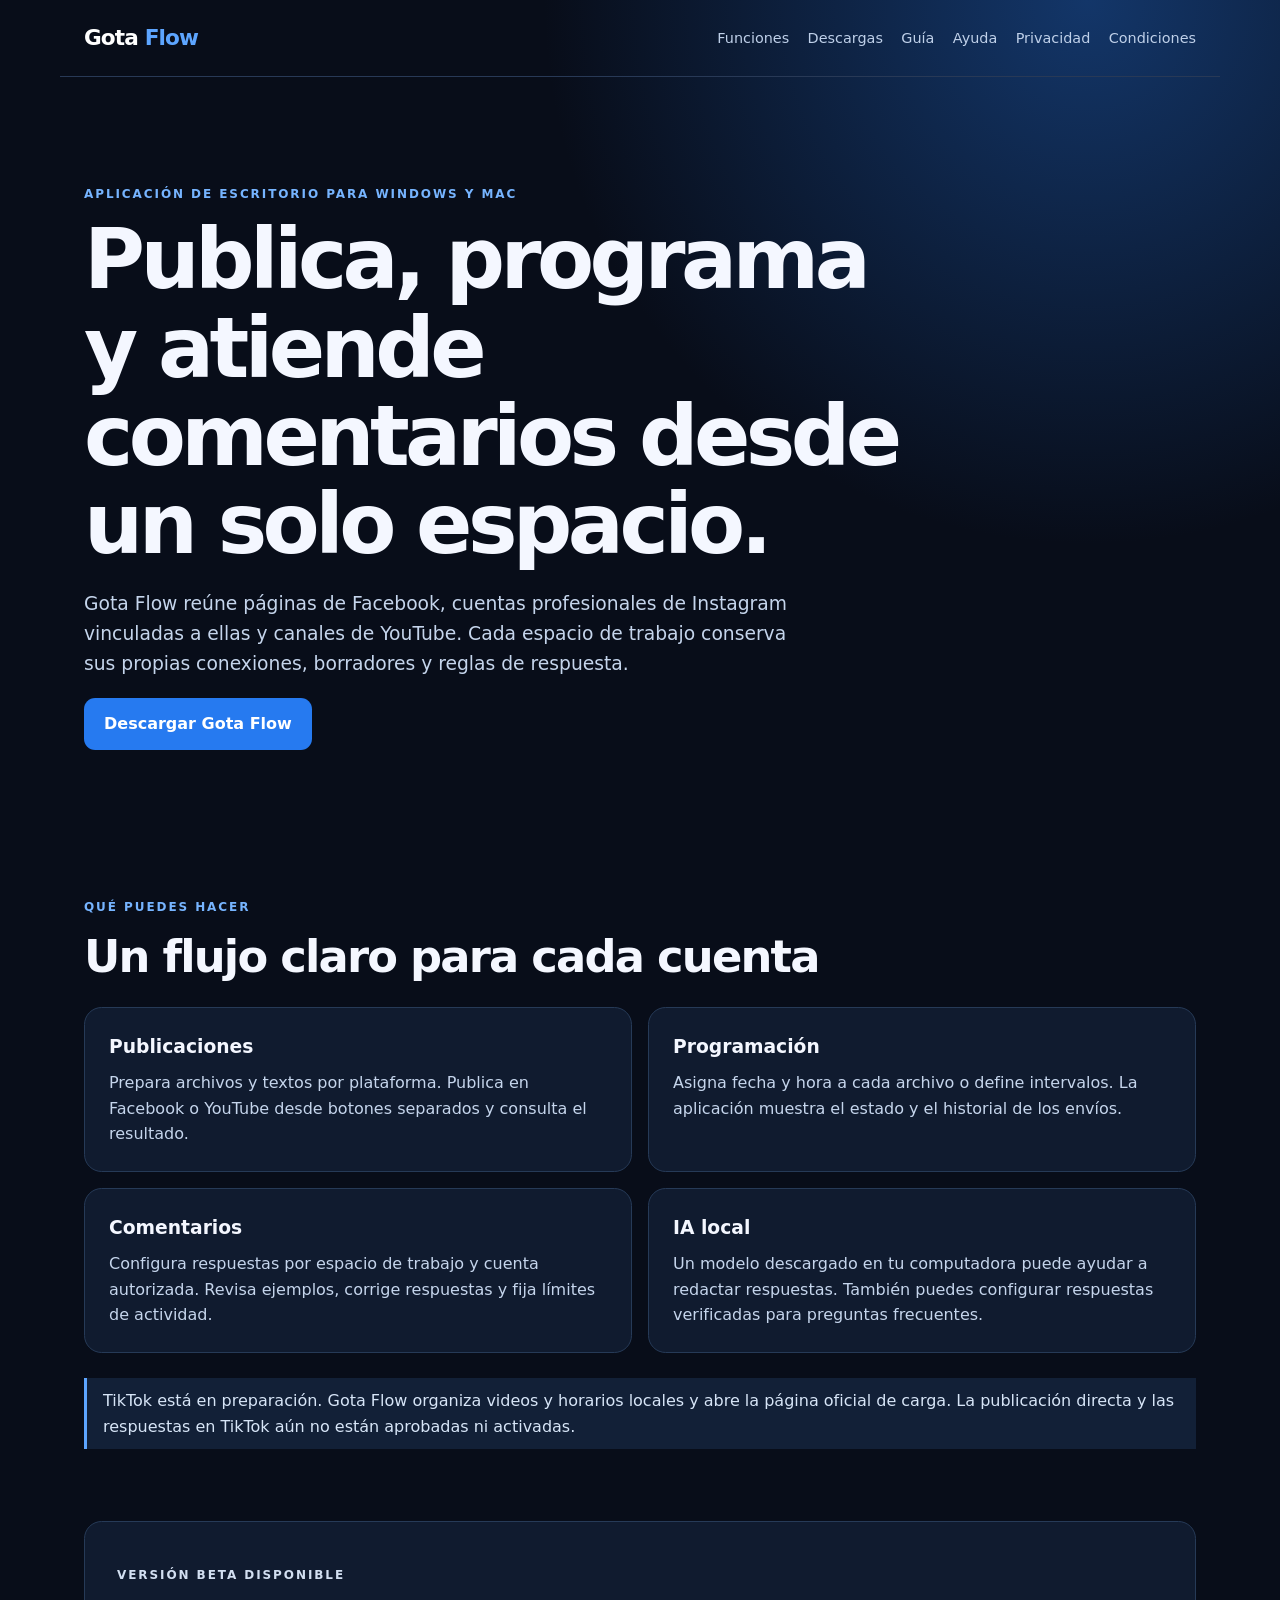
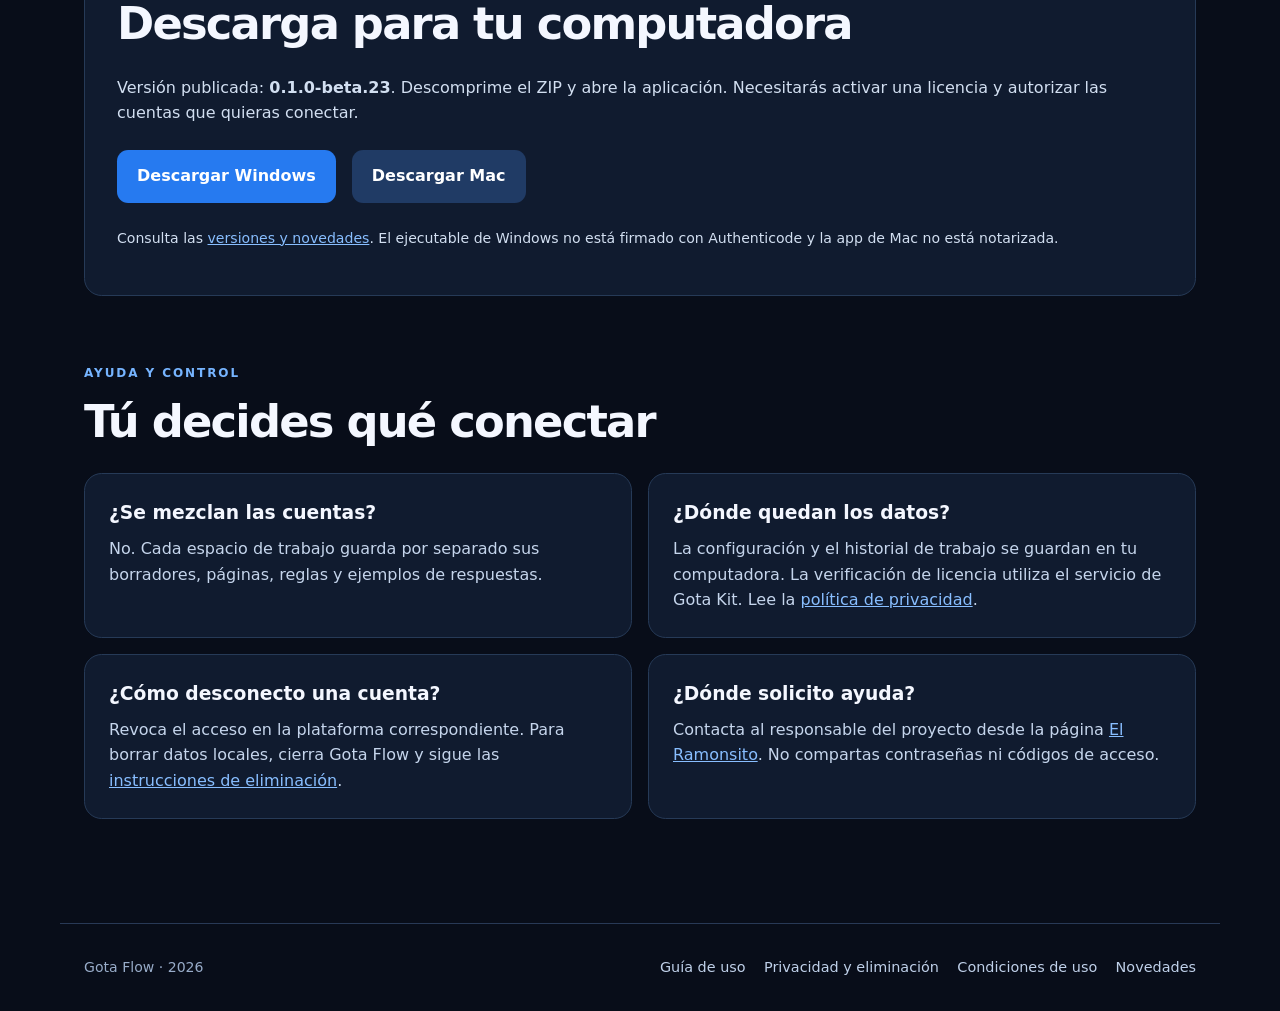
<file: index.html>
<!doctype html>
<html lang="es">
<head>
  <meta charset="utf-8">
  <meta name="viewport" content="width=device-width, initial-scale=1">
  <meta name="description" content="Gota Flow organiza publicaciones y comentarios de Facebook, Instagram y YouTube desde una aplicación de escritorio.">
  <title>Gota Flow · Publicaciones y conversaciones</title>
  <link rel="stylesheet" href="styles.css">
</head>
<body>
  <header><a class="brand" href="./">Gota <span>Flow</span></a><nav aria-label="Navegación principal"><a href="#funciones">Funciones</a><a href="#descargas">Descargas</a><a href="guide.html">Guía</a><a href="#ayuda">Ayuda</a><a href="privacy.html">Privacidad</a><a href="terms.html">Condiciones</a></nav></header>
  <main>
    <section class="hero">
      <p class="eyebrow">Aplicación de escritorio para Windows y Mac</p>
      <h1>Publica, programa y atiende comentarios desde un solo espacio.</h1>
      <p class="lead">Gota Flow reúne páginas de Facebook, cuentas profesionales de Instagram vinculadas a ellas y canales de YouTube. Cada espacio de trabajo conserva sus propias conexiones, borradores y reglas de respuesta.</p>
      <a class="button" href="#descargas">Descargar Gota Flow</a>
    </section>
    <section id="funciones">
      <p class="eyebrow">Qué puedes hacer</p><h2>Un flujo claro para cada cuenta</h2>
      <div class="grid">
        <article><h3>Publicaciones</h3><p>Prepara archivos y textos por plataforma. Publica en Facebook o YouTube desde botones separados y consulta el resultado.</p></article>
        <article><h3>Programación</h3><p>Asigna fecha y hora a cada archivo o define intervalos. La aplicación muestra el estado y el historial de los envíos.</p></article>
        <article><h3>Comentarios</h3><p>Configura respuestas por espacio de trabajo y cuenta autorizada. Revisa ejemplos, corrige respuestas y fija límites de actividad.</p></article>
        <article><h3>IA local</h3><p>Un modelo descargado en tu computadora puede ayudar a redactar respuestas. También puedes configurar respuestas verificadas para preguntas frecuentes.</p></article>
      </div>
      <p class="note">TikTok está en preparación. Gota Flow organiza videos y horarios locales y abre la página oficial de carga. La publicación directa y las respuestas en TikTok aún no están aprobadas ni activadas.</p>
    </section>
    <section id="descargas" class="panel">
      <p class="eyebrow">Versión beta disponible</p><h2>Descarga para tu computadora</h2>
      <p>Versión publicada: <strong>0.1.0-beta.23</strong>. Descomprime el ZIP y abre la aplicación. Necesitarás activar una licencia y autorizar las cuentas que quieras conectar.</p>
      <div class="actions"><a class="button" href="https://github.com/xG0ta/Gota-Flow-Downloads/releases/download/v0.1.0-beta.23/Gota-Flow-Windows-Verificado.zip">Descargar Windows</a><a class="button secondary" href="https://github.com/xG0ta/Gota-Flow-Downloads/releases/download/v0.1.0-beta.23/Gota-Flow-Mac.zip">Descargar Mac</a></div>
      <p class="small">Consulta las <a href="https://github.com/xG0ta/Gota-Flow-Downloads/releases">versiones y novedades</a>. El ejecutable de Windows no está firmado con Authenticode y la app de Mac no está notarizada.</p>
    </section>
    <section id="ayuda">
      <p class="eyebrow">Ayuda y control</p><h2>Tú decides qué conectar</h2>
      <div class="grid">
        <article><h3>¿Se mezclan las cuentas?</h3><p>No. Cada espacio de trabajo guarda por separado sus borradores, páginas, reglas y ejemplos de respuestas.</p></article>
        <article><h3>¿Dónde quedan los datos?</h3><p>La configuración y el historial de trabajo se guardan en tu computadora. La verificación de licencia utiliza el servicio de Gota Kit. Lee la <a href="privacy.html">política de privacidad</a>.</p></article>
        <article><h3>¿Cómo desconecto una cuenta?</h3><p>Revoca el acceso en la plataforma correspondiente. Para borrar datos locales, cierra Gota Flow y sigue las <a href="privacy.html#eliminacion">instrucciones de eliminación</a>.</p></article>
        <article><h3>¿Dónde solicito ayuda?</h3><p>Contacta al responsable del proyecto desde la página <a href="https://www.facebook.com/832215749980648">El Ramonsito</a>. No compartas contraseñas ni códigos de acceso.</p></article>
      </div>
    </section>
  </main>
  <footer><span>Gota Flow · 2026</span><div><a href="guide.html">Guía de uso</a><a href="privacy.html">Privacidad y eliminación</a><a href="terms.html">Condiciones de uso</a><a href="https://github.com/xG0ta/Gota-Flow-Downloads/releases">Novedades</a></div></footer>
</body>
</html>
</file>
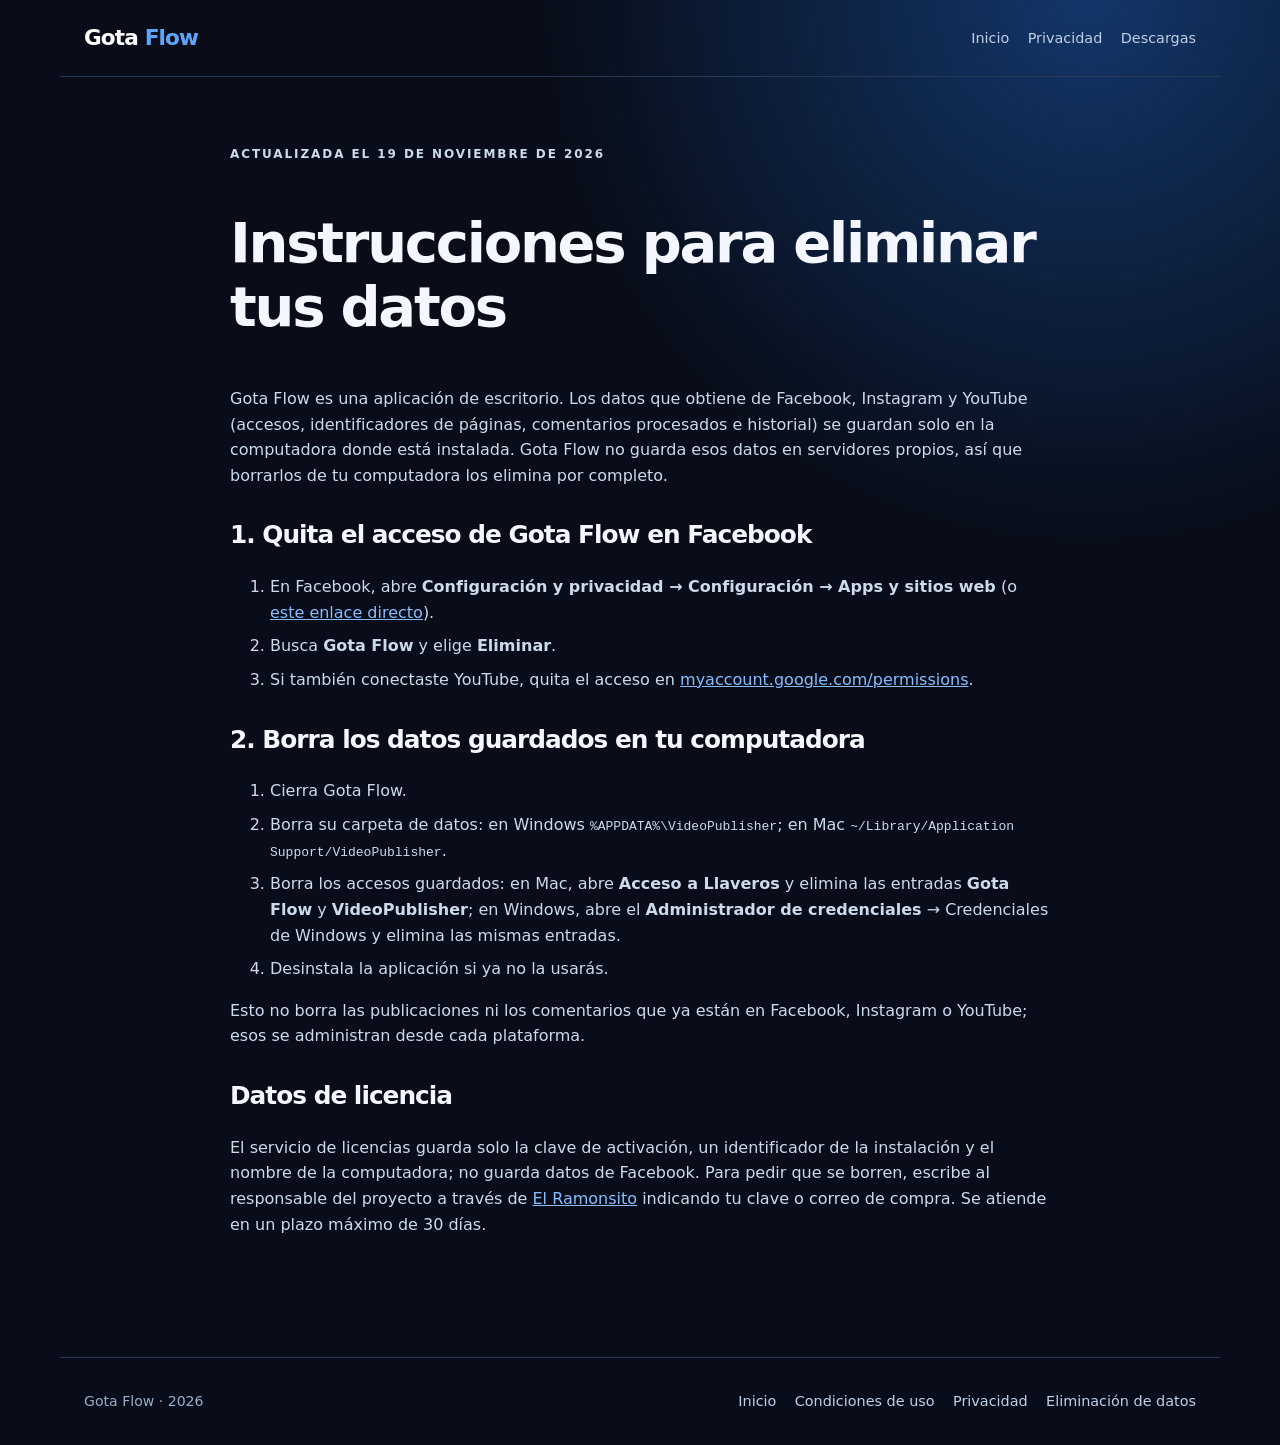
<file: data-deletion.html>
<!doctype html>
<html lang="es">
<head><meta charset="utf-8"><meta name="viewport" content="width=device-width, initial-scale=1"><title>Eliminación de datos · Gota Flow</title><link rel="stylesheet" href="styles.css"></head>
<body>
  <header><a class="brand" href="./">Gota <span>Flow</span></a><nav aria-label="Navegación principal"><a href="./">Inicio</a><a href="privacy.html">Privacidad</a><a href="https://github.com/xG0ta/Gota-Flow-Downloads/releases">Descargas</a></nav></header>
  <main><article class="document">
    <p class="eyebrow">Actualizada el 19 de noviembre de 2026</p><h1>Instrucciones para eliminar tus datos</h1>
    <p>Gota Flow es una aplicación de escritorio. Los datos que obtiene de Facebook, Instagram y YouTube (accesos, identificadores de páginas, comentarios procesados e historial) se guardan solo en la computadora donde está instalada. Gota Flow no guarda esos datos en servidores propios, así que borrarlos de tu computadora los elimina por completo.</p>
    <h2>1. Quita el acceso de Gota Flow en Facebook</h2>
    <ol>
      <li>En Facebook, abre <strong>Configuración y privacidad → Configuración → Apps y sitios web</strong> (o <a href="https://www.facebook.com/settings?tab=applications">este enlace directo</a>).</li>
      <li>Busca <strong>Gota Flow</strong> y elige <strong>Eliminar</strong>.</li>
      <li>Si también conectaste YouTube, quita el acceso en <a href="https://myaccount.google.com/permissions">myaccount.google.com/permissions</a>.</li>
    </ol>
    <h2>2. Borra los datos guardados en tu computadora</h2>
    <ol>
      <li>Cierra Gota Flow.</li>
      <li>Borra su carpeta de datos: en Windows <code>%APPDATA%\VideoPublisher</code>; en Mac <code>~/Library/Application Support/VideoPublisher</code>.</li>
      <li>Borra los accesos guardados: en Mac, abre <strong>Acceso a Llaveros</strong> y elimina las entradas <strong>Gota Flow</strong> y <strong>VideoPublisher</strong>; en Windows, abre el <strong>Administrador de credenciales</strong> → Credenciales de Windows y elimina las mismas entradas.</li>
      <li>Desinstala la aplicación si ya no la usarás.</li>
    </ol>
    <p>Esto no borra las publicaciones ni los comentarios que ya están en Facebook, Instagram o YouTube; esos se administran desde cada plataforma.</p>
    <h2>Datos de licencia</h2>
    <p>El servicio de licencias guarda solo la clave de activación, un identificador de la instalación y el nombre de la computadora; no guarda datos de Facebook. Para pedir que se borren, escribe al responsable del proyecto a través de <a href="https://www.facebook.com/832215749980648">El Ramonsito</a> indicando tu clave o correo de compra. Se atiende en un plazo máximo de 30 días.</p>
  </article></main>
  <footer><span>Gota Flow · 2026</span><div><a href="./">Inicio</a><a href="terms.html">Condiciones de uso</a><a href="privacy.html">Privacidad</a><a href="data-deletion.html">Eliminación de datos</a></div></footer>
</body></html>
</file>
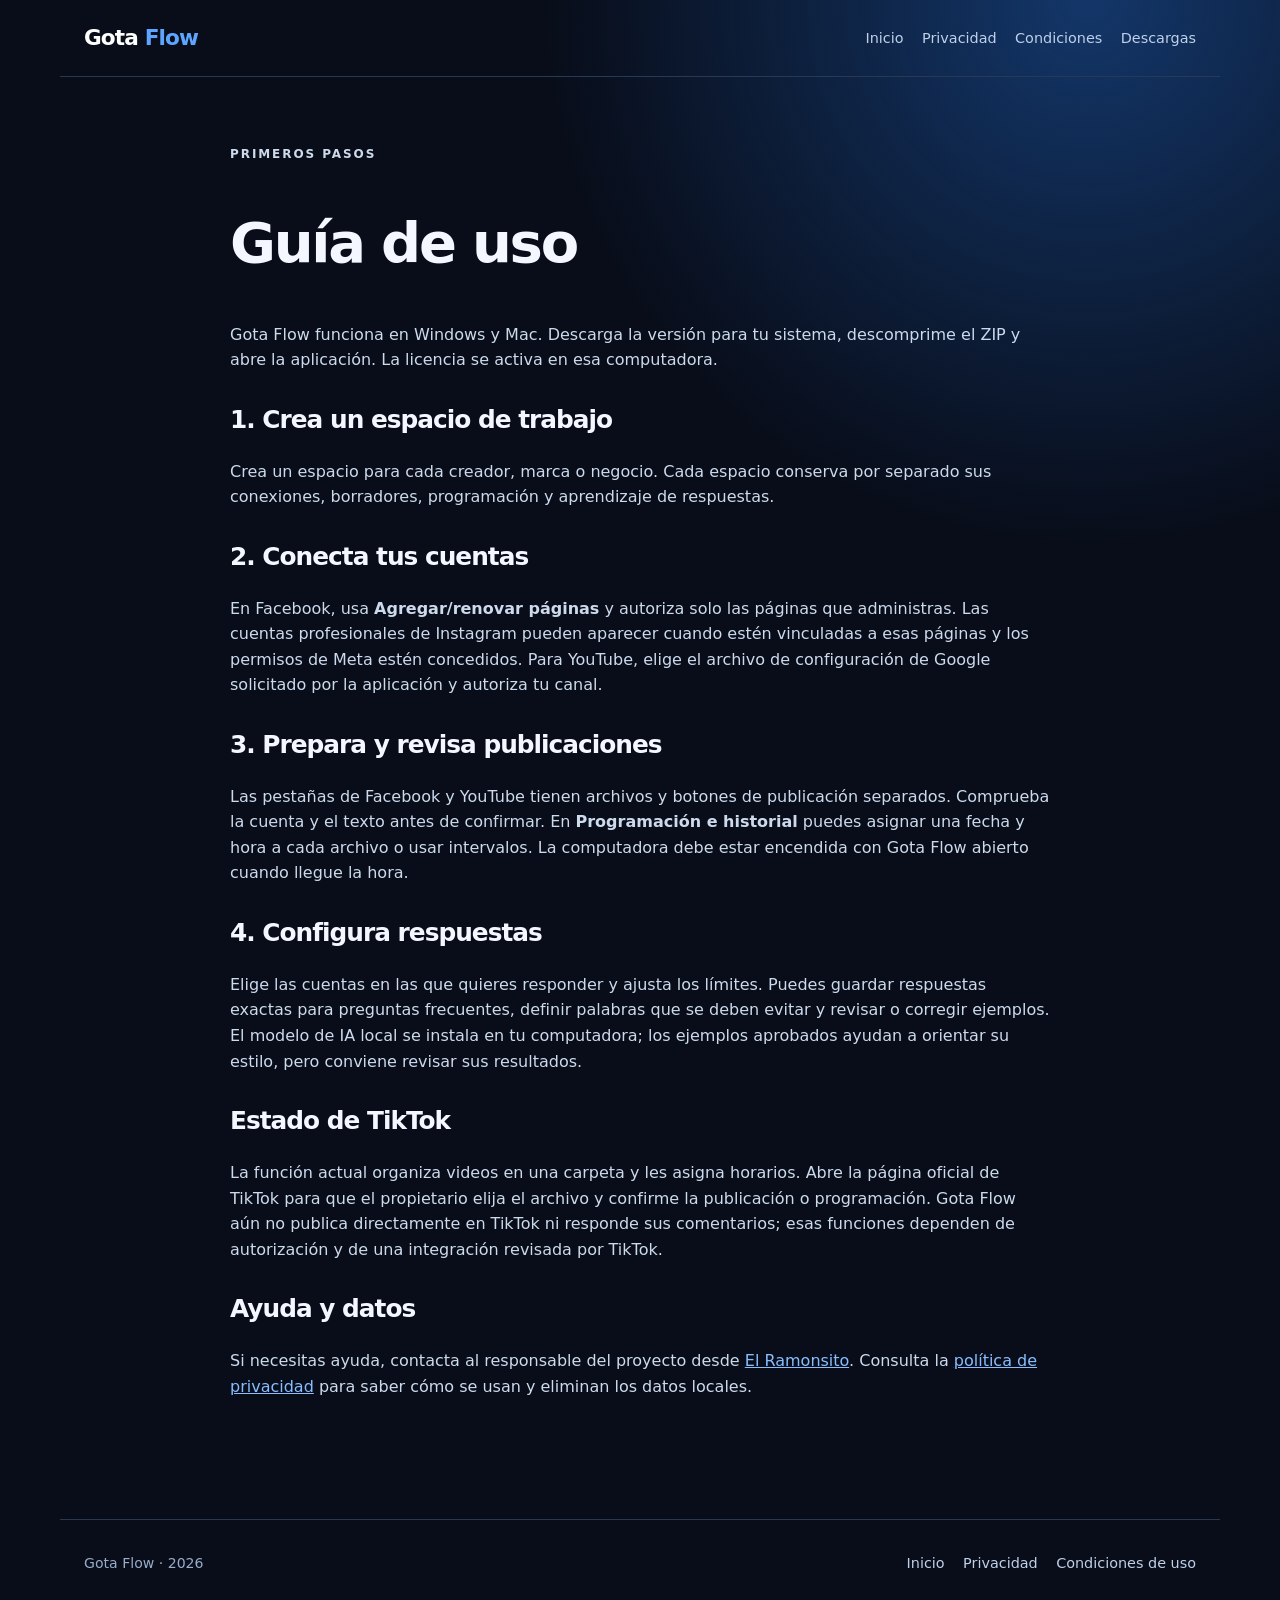
<file: guide.html>
<!doctype html>
<html lang="es">
<head><meta charset="utf-8"><meta name="viewport" content="width=device-width, initial-scale=1"><title>Guía de uso · Gota Flow</title><link rel="stylesheet" href="styles.css"></head>
<body>
  <header><a class="brand" href="./">Gota <span>Flow</span></a><nav aria-label="Navegación principal"><a href="./">Inicio</a><a href="privacy.html">Privacidad</a><a href="terms.html">Condiciones</a><a href="https://github.com/xG0ta/Gota-Flow-Downloads/releases">Descargas</a></nav></header>
  <main><article class="document">
    <p class="eyebrow">Primeros pasos</p><h1>Guía de uso</h1>
    <p>Gota Flow funciona en Windows y Mac. Descarga la versión para tu sistema, descomprime el ZIP y abre la aplicación. La licencia se activa en esa computadora.</p>
    <h2>1. Crea un espacio de trabajo</h2>
    <p>Crea un espacio para cada creador, marca o negocio. Cada espacio conserva por separado sus conexiones, borradores, programación y aprendizaje de respuestas.</p>
    <h2>2. Conecta tus cuentas</h2>
    <p>En Facebook, usa <strong>Agregar/renovar páginas</strong> y autoriza solo las páginas que administras. Las cuentas profesionales de Instagram pueden aparecer cuando estén vinculadas a esas páginas y los permisos de Meta estén concedidos. Para YouTube, elige el archivo de configuración de Google solicitado por la aplicación y autoriza tu canal.</p>
    <h2>3. Prepara y revisa publicaciones</h2>
    <p>Las pestañas de Facebook y YouTube tienen archivos y botones de publicación separados. Comprueba la cuenta y el texto antes de confirmar. En <strong>Programación e historial</strong> puedes asignar una fecha y hora a cada archivo o usar intervalos. La computadora debe estar encendida con Gota Flow abierto cuando llegue la hora.</p>
    <h2>4. Configura respuestas</h2>
    <p>Elige las cuentas en las que quieres responder y ajusta los límites. Puedes guardar respuestas exactas para preguntas frecuentes, definir palabras que se deben evitar y revisar o corregir ejemplos. El modelo de IA local se instala en tu computadora; los ejemplos aprobados ayudan a orientar su estilo, pero conviene revisar sus resultados.</p>
    <h2>Estado de TikTok</h2>
    <p>La función actual organiza videos en una carpeta y les asigna horarios. Abre la página oficial de TikTok para que el propietario elija el archivo y confirme la publicación o programación. Gota Flow aún no publica directamente en TikTok ni responde sus comentarios; esas funciones dependen de autorización y de una integración revisada por TikTok.</p>
    <h2>Ayuda y datos</h2>
    <p>Si necesitas ayuda, contacta al responsable del proyecto desde <a href="https://www.facebook.com/832215749980648">El Ramonsito</a>. Consulta la <a href="privacy.html">política de privacidad</a> para saber cómo se usan y eliminan los datos locales.</p>
  </article></main>
  <footer><span>Gota Flow · 2026</span><div><a href="./">Inicio</a><a href="privacy.html">Privacidad</a><a href="terms.html">Condiciones de uso</a></div></footer>
</body></html>
</file>
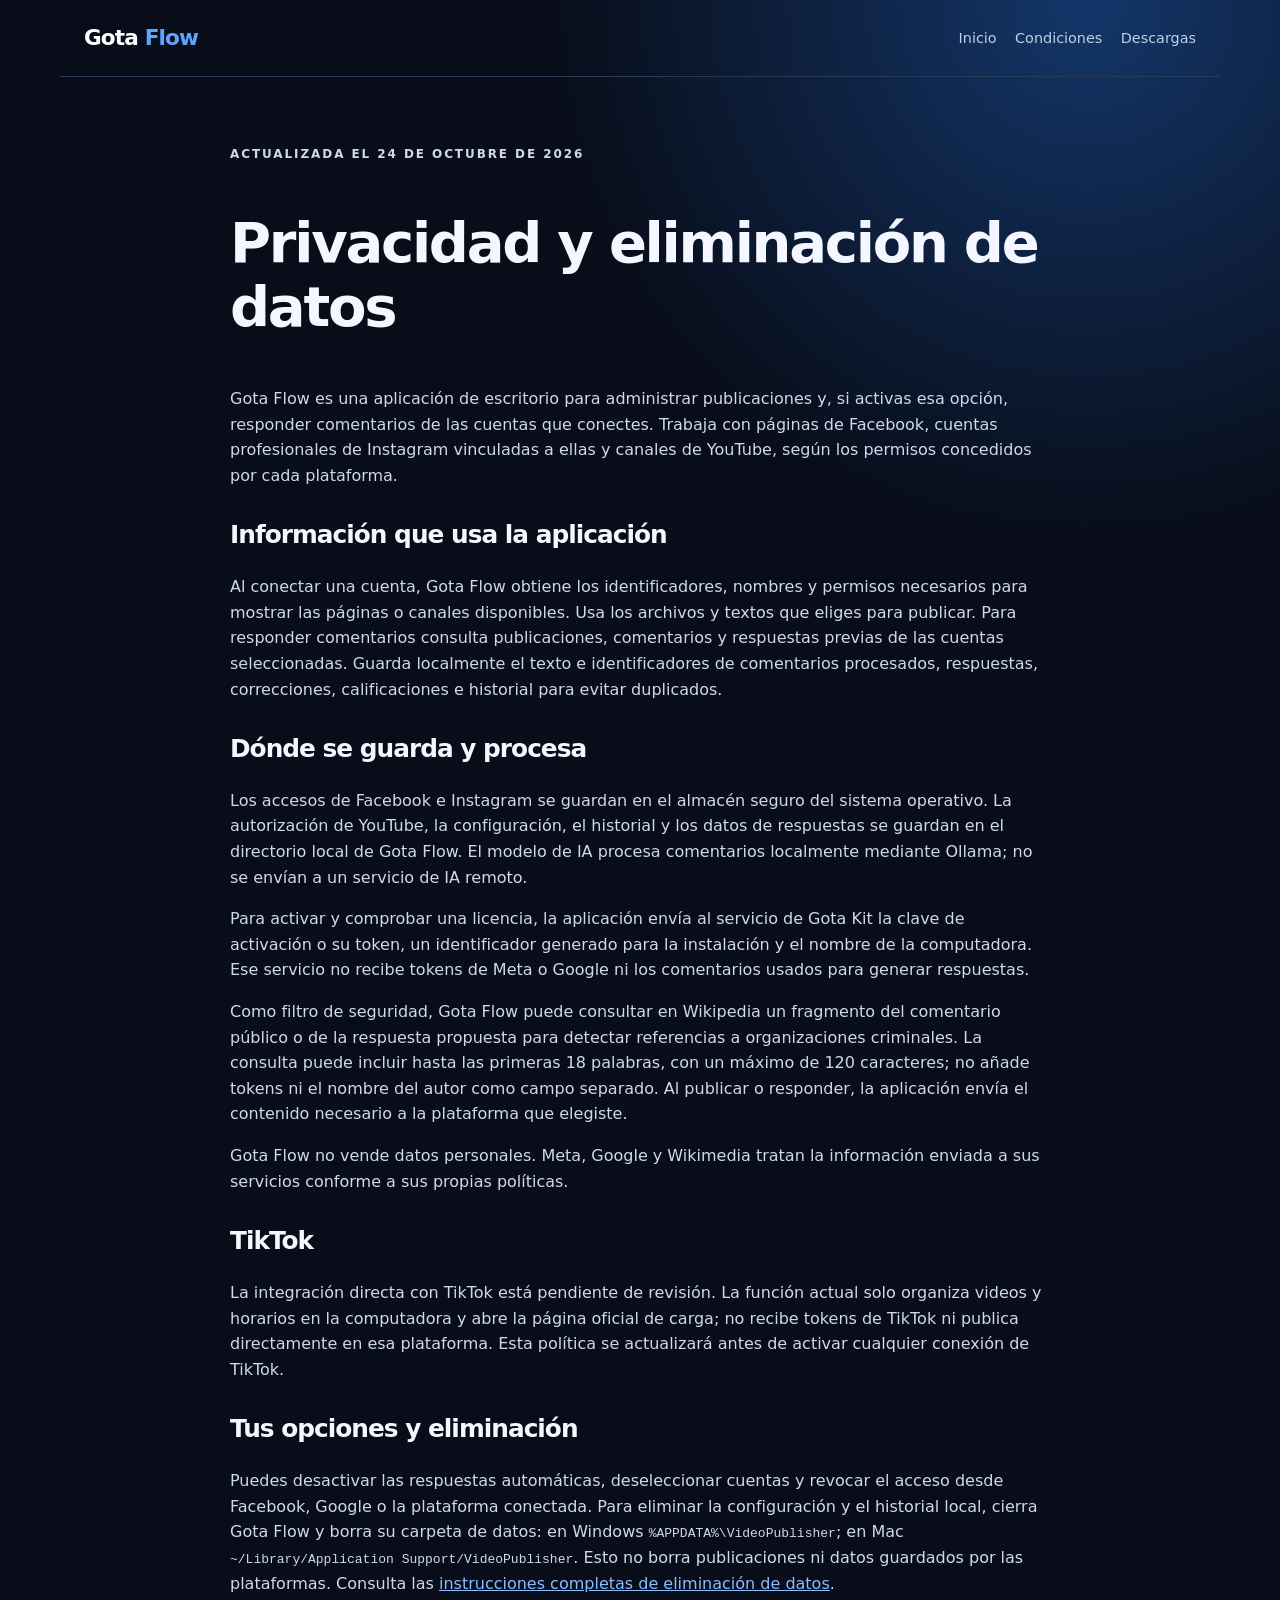
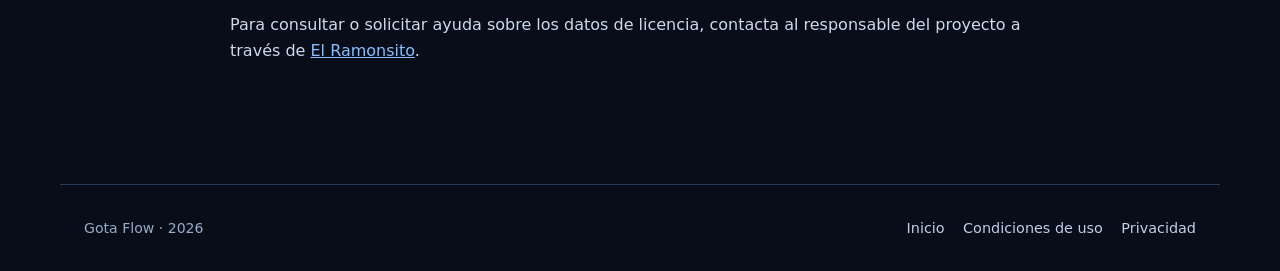
<file: privacy.html>
<!doctype html>
<html lang="es">
<head><meta charset="utf-8"><meta name="viewport" content="width=device-width, initial-scale=1"><title>Privacidad y eliminación · Gota Flow</title><link rel="stylesheet" href="styles.css"></head>
<body>
  <header><a class="brand" href="./">Gota <span>Flow</span></a><nav aria-label="Navegación principal"><a href="./">Inicio</a><a href="terms.html">Condiciones</a><a href="https://github.com/xG0ta/Gota-Flow-Downloads/releases">Descargas</a></nav></header>
  <main><article class="document">
    <p class="eyebrow">Actualizada el 24 de octubre de 2026</p><h1>Privacidad y eliminación de datos</h1>
    <p>Gota Flow es una aplicación de escritorio para administrar publicaciones y, si activas esa opción, responder comentarios de las cuentas que conectes. Trabaja con páginas de Facebook, cuentas profesionales de Instagram vinculadas a ellas y canales de YouTube, según los permisos concedidos por cada plataforma.</p>
    <h2>Información que usa la aplicación</h2>
    <p>Al conectar una cuenta, Gota Flow obtiene los identificadores, nombres y permisos necesarios para mostrar las páginas o canales disponibles. Usa los archivos y textos que eliges para publicar. Para responder comentarios consulta publicaciones, comentarios y respuestas previas de las cuentas seleccionadas. Guarda localmente el texto e identificadores de comentarios procesados, respuestas, correcciones, calificaciones e historial para evitar duplicados.</p>
    <h2>Dónde se guarda y procesa</h2>
    <p>Los accesos de Facebook e Instagram se guardan en el almacén seguro del sistema operativo. La autorización de YouTube, la configuración, el historial y los datos de respuestas se guardan en el directorio local de Gota Flow. El modelo de IA procesa comentarios localmente mediante Ollama; no se envían a un servicio de IA remoto.</p>
    <p>Para activar y comprobar una licencia, la aplicación envía al servicio de Gota Kit la clave de activación o su token, un identificador generado para la instalación y el nombre de la computadora. Ese servicio no recibe tokens de Meta o Google ni los comentarios usados para generar respuestas.</p>
    <p>Como filtro de seguridad, Gota Flow puede consultar en Wikipedia un fragmento del comentario público o de la respuesta propuesta para detectar referencias a organizaciones criminales. La consulta puede incluir hasta las primeras 18 palabras, con un máximo de 120 caracteres; no añade tokens ni el nombre del autor como campo separado. Al publicar o responder, la aplicación envía el contenido necesario a la plataforma que elegiste.</p>
    <p>Gota Flow no vende datos personales. Meta, Google y Wikimedia tratan la información enviada a sus servicios conforme a sus propias políticas.</p>
    <h2>TikTok</h2>
    <p>La integración directa con TikTok está pendiente de revisión. La función actual solo organiza videos y horarios en la computadora y abre la página oficial de carga; no recibe tokens de TikTok ni publica directamente en esa plataforma. Esta política se actualizará antes de activar cualquier conexión de TikTok.</p>
    <h2 id="eliminacion">Tus opciones y eliminación</h2>
    <p>Puedes desactivar las respuestas automáticas, deseleccionar cuentas y revocar el acceso desde Facebook, Google o la plataforma conectada. Para eliminar la configuración y el historial local, cierra Gota Flow y borra su carpeta de datos: en Windows <code>%APPDATA%\VideoPublisher</code>; en Mac <code>~/Library/Application Support/VideoPublisher</code>. Esto no borra publicaciones ni datos guardados por las plataformas. Consulta las <a href="data-deletion.html">instrucciones completas de eliminación de datos</a>.</p>
    <p>Para consultar o solicitar ayuda sobre los datos de licencia, contacta al responsable del proyecto a través de <a href="https://www.facebook.com/832215749980648">El Ramonsito</a>.</p>
  </article></main>
  <footer><span>Gota Flow · 2026</span><div><a href="./">Inicio</a><a href="terms.html">Condiciones de uso</a><a href="privacy.html">Privacidad</a></div></footer>
</body></html>
</file>
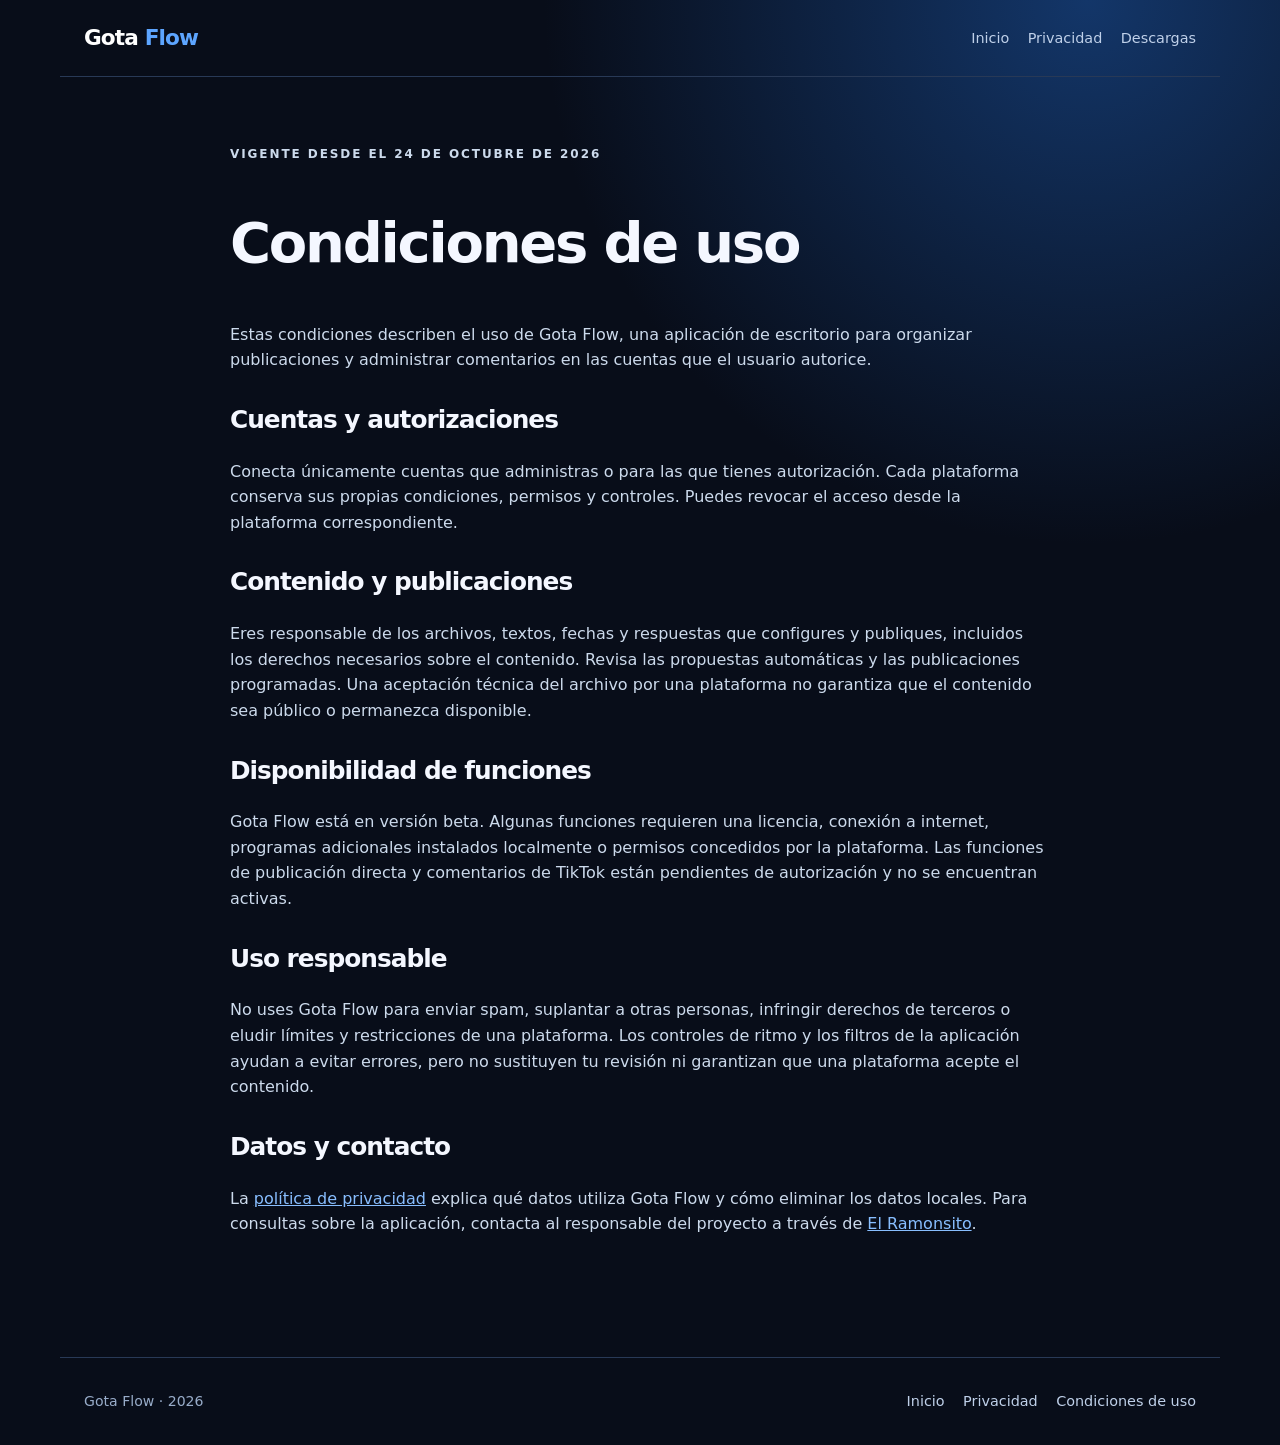
<file: terms.html>
<!doctype html>
<html lang="es">
<head><meta charset="utf-8"><meta name="viewport" content="width=device-width, initial-scale=1"><title>Condiciones de uso · Gota Flow</title><link rel="stylesheet" href="styles.css"></head>
<body>
  <header><a class="brand" href="./">Gota <span>Flow</span></a><nav aria-label="Navegación principal"><a href="./">Inicio</a><a href="privacy.html">Privacidad</a><a href="https://github.com/xG0ta/Gota-Flow-Downloads/releases">Descargas</a></nav></header>
  <main><article class="document">
    <p class="eyebrow">Vigente desde el 24 de octubre de 2026</p><h1>Condiciones de uso</h1>
    <p>Estas condiciones describen el uso de Gota Flow, una aplicación de escritorio para organizar publicaciones y administrar comentarios en las cuentas que el usuario autorice.</p>
    <h2>Cuentas y autorizaciones</h2>
    <p>Conecta únicamente cuentas que administras o para las que tienes autorización. Cada plataforma conserva sus propias condiciones, permisos y controles. Puedes revocar el acceso desde la plataforma correspondiente.</p>
    <h2>Contenido y publicaciones</h2>
    <p>Eres responsable de los archivos, textos, fechas y respuestas que configures y publiques, incluidos los derechos necesarios sobre el contenido. Revisa las propuestas automáticas y las publicaciones programadas. Una aceptación técnica del archivo por una plataforma no garantiza que el contenido sea público o permanezca disponible.</p>
    <h2>Disponibilidad de funciones</h2>
    <p>Gota Flow está en versión beta. Algunas funciones requieren una licencia, conexión a internet, programas adicionales instalados localmente o permisos concedidos por la plataforma. Las funciones de publicación directa y comentarios de TikTok están pendientes de autorización y no se encuentran activas.</p>
    <h2>Uso responsable</h2>
    <p>No uses Gota Flow para enviar spam, suplantar a otras personas, infringir derechos de terceros o eludir límites y restricciones de una plataforma. Los controles de ritmo y los filtros de la aplicación ayudan a evitar errores, pero no sustituyen tu revisión ni garantizan que una plataforma acepte el contenido.</p>
    <h2>Datos y contacto</h2>
    <p>La <a href="privacy.html">política de privacidad</a> explica qué datos utiliza Gota Flow y cómo eliminar los datos locales. Para consultas sobre la aplicación, contacta al responsable del proyecto a través de <a href="https://www.facebook.com/832215749980648">El Ramonsito</a>.</p>
  </article></main>
  <footer><span>Gota Flow · 2026</span><div><a href="./">Inicio</a><a href="privacy.html">Privacidad</a><a href="terms.html">Condiciones de uso</a></div></footer>
</body></html>
</file>
<file: styles.css>
:root{color-scheme:dark;font-family:ui-sans-serif,system-ui,-apple-system,"Segoe UI",sans-serif;background:#080d19;color:#f4f7ff}
*{box-sizing:border-box}html{scroll-behavior:smooth}body{margin:0;background:radial-gradient(circle at 85% 0%,#133669 0,transparent 34rem),#080d19;line-height:1.6}
a{color:#88beff}a:hover{color:#b8d9ff}header,footer{display:flex;align-items:center;justify-content:space-between;gap:1rem;max-width:1160px;margin:auto;padding:1.3rem 1.5rem}
header{border-bottom:1px solid #283956}.brand{color:#fff;text-decoration:none;font-size:1.35rem;font-weight:800;letter-spacing:-.04em}.brand span{color:#5da5ff}
nav,footer div{display:flex;flex-wrap:wrap;gap:1.15rem}nav a,footer a{color:#bfd0e9;text-decoration:none;font-size:.9rem}main{max-width:1160px;margin:auto;padding:0 1.5rem}
.hero{padding:6rem 0 5rem;max-width:820px}.eyebrow{text-transform:uppercase;letter-spacing:.16em;color:#76b4ff;font-size:.75rem;font-weight:800}.hero h1{font-size:clamp(2.5rem,7vw,5.2rem);line-height:1.06;letter-spacing:-.055em;margin:.5rem 0 1.25rem}.lead{font-size:1.17rem;color:#c5d5ec;max-width:720px}
h2{font-size:clamp(1.8rem,4vw,2.8rem);letter-spacing:-.04em;line-height:1.2;margin:.3rem 0 1.5rem}section{padding:3.5rem 0}.grid{display:grid;grid-template-columns:repeat(2,minmax(0,1fr));gap:1rem}.grid article,.panel{background:#101b2f;border:1px solid #263a57;border-radius:1.1rem;padding:1.5rem}.grid h3{margin:0 0 .5rem}.grid p{margin:0;color:#c5d5ec}
.note{margin-top:1.6rem;border-left:3px solid #5da5ff;padding:.6rem 1rem;background:#122037;color:#d7e5f7}.panel{padding:2rem}.panel p{color:#d2dff1}.actions{display:flex;flex-wrap:wrap;gap:1rem;margin:1.5rem 0}.button{background:#267af0;color:white;text-decoration:none;font-weight:700;padding:.85rem 1.25rem;border-radius:.7rem;display:inline-block}.button:hover{background:#4a97ff;color:white}.button.secondary{background:#203b65}.small{font-size:.88rem}
footer{border-top:1px solid #283956;margin-top:3rem;padding-top:2rem;padding-bottom:2rem;color:#98acc9;font-size:.88rem}.document{max-width:820px;margin:auto;padding:3.5rem 0}.document h1{font-size:clamp(2rem,5vw,3.5rem);letter-spacing:-.04em;line-height:1.15}.document h2{font-size:1.55rem;margin-top:2rem}.document p,.document li{color:#ccdaec}.document li{margin:.5rem 0}
@media(max-width:700px){header,footer{align-items:flex-start;flex-direction:column}.hero{padding:4rem 0 2rem}.grid{grid-template-columns:1fr}section{padding:2.5rem 0}}
</file>
